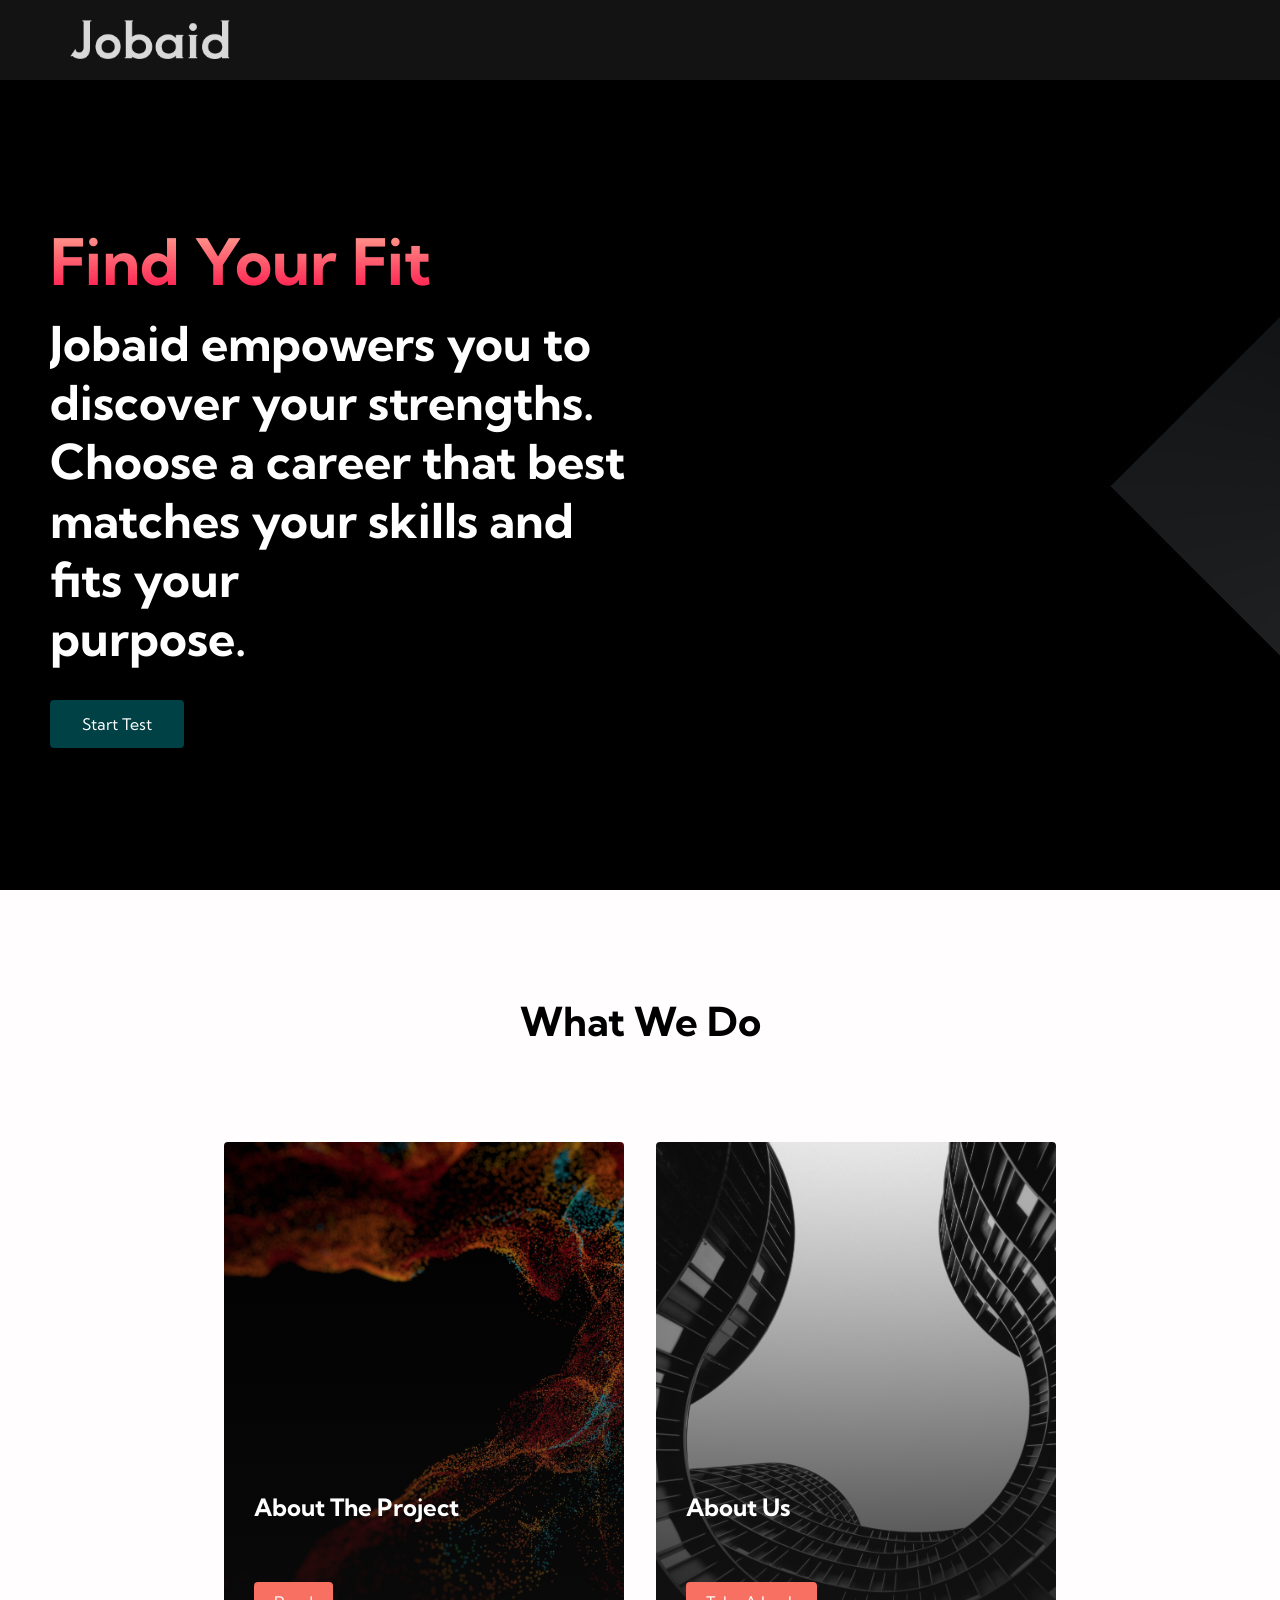
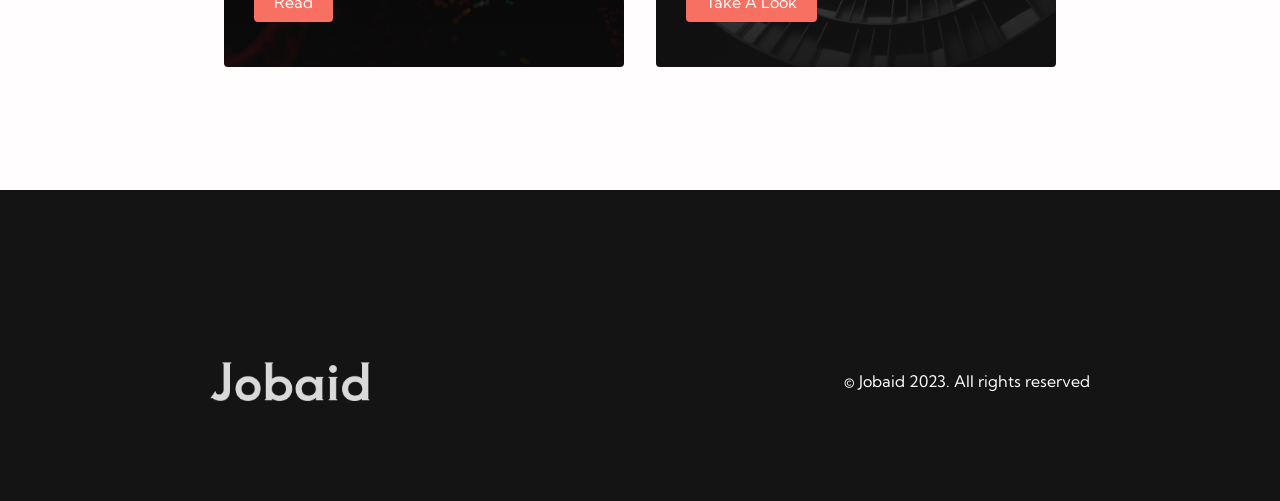
<file: index.html>
<!DOCTYPE html>
<html lang="en">
  <head>
   
    <meta charset="UTF-8" />
    <meta name="viewport" content="width=device-width, initial-scale=1.0" />
    <title>Jobaid</title>
    <link rel="stylesheet" href="styles.css" />
    <link
      rel="stylesheet"
      href="https://use.fontawesome.com/releases/v5.14.0/css/all.css"
      integrity="sha384-HzLeBuhoNPvSl5KYnjx0BT+WB0QEEqLprO+NBkkk5gbc67FTaL7XIGa2w1L0Xbgc"
      crossorigin="anonymous"
    />
    <link
      href="https://fonts.googleapis.com/css2?family=Kumbh+Sans:wght@400;700&display=swap"
      rel="stylesheet"
    />
  </head>
  <body>
    <!-- Navbar Section -->
    <nav class="navbar">
      <div class="navbar__container">
        <a href="/" id="navbar__logo"><img class="fit-picture" src="images/Jobaid.png" alt="Logo" ></i></a>
        <!-- <div class="navbar__toggle" id="mobile-menu">
          <span class="bar"></span> <span class="bar"></span>
          <span class="bar"></span>
        </div>
        <ul class="navbar__menu">
          <li class="navbar__item">
            <a href="/" class="navbar__links">Home</a>
          </li>
          <li class="navbar__item">
            <a href="/tech.html" class="navbar__links">Tech</a>
          </li>
          <li class="navbar__item">
            <a href="/product.html" class="navbar__links">Products</a>
          </li>
          </ul>
          <li class="navbar__btn"><a href="/" class="button">Sign Up</a></li>
      </div> -->
    </nav>

    <!-- Hero Section -->
    <div class="main">
      <div class="main__container">
        <div class="main__content">
          <h1>Find Your Fit</h1>
          <h2> Jobaid empowers you to discover your strengths.
            <br> Choose a career that best matches your skills and fits your
              <br> purpose.</h2>
          <!-- <p>See what makes us different.</p> -->
          <button class="main__btn"><a href="linktoform">Start Test</a></button> <!--linktoform-->
        </div>
        <!-- <div class="main__img--container">
          <img id="main__img" src="images/background1.jpg" />
        </div> -->
      </div>
    </div>

    <!-- Services Section -->
    <div class="services">
      <h1>What We Do</h1>
      <div class="services__container">
        <div class="services__card">
          <h2>About The Project</h2>
          <!-- <p>Elevate Your Product</p> -->
          <button> <a href="about.html" class="Getstard"> Read </a></button>
        </div>
        <div class="services__card">
          <h2>About Us</h2>
          <!-- <p>Take the leap </p> -->
          <button> <a href="project.html" class="Getstard"> Take A Look </a></button>
        </div>
      </div>
    </div>

    <!-- Footer Section -->
    <div class="footer__container">
      <div class="footer__links">
        <div class="footer__link--wrapper">
          <div class="footer__link--items">
            <!-- <h2>About Us</h2>
            <a href="/sign__up">How it works</a> <a href="/">Testimonials</a>
            <a href="/">Careers</a> <a href="/">Investments</a>
            <a href="/">Terms of Service</a> -->
          </div>
          <div class="footer__link--items">
            <!-- <h2>Contact Us</h2>
            <a href="/">Contact</a> <a href="/">Support</a>
            <a href="/">Destinations</a> <a href="/">Sponsorships</a> -->
          </div>
        </div>
        <div class="footer__link--wrapper">
          <div class="footer__link--items">
            <!-- <h2>Videos</h2>
            <a href="/">Submit Video</a> <a href="/">Ambassadors</a>
            <a href="/">Agency</a> <a href="/">Influencer</a> -->
          </div>
          <div class="footer__link--items">
            <!-- <h2>Social Media</h2>
            <a href="/">Instagram</a> <a href="/">Facebook</a>
            <a href="/">Youtube</a> <a href="/">Twitter</a> -->
          </div>
        </div>
      </div>
      <section class="social__media">
        <div class="social__media--wrap">
          <div class="footer__logo">
            <a href="/" id="footer__logo"><img class="fit-picture" src="images/Jobaid.png" alt="Logo" ></i></a>
          </div>
          <p class="website__rights">© Jobaid 2023. All rights reserved</p>
          <!-- <div class="social__icons">
            <a
              class="social__icon--link"
              href="/"
              target="_blank"
              aria-label="Facebook"
            >
              <i class="fab fa-facebook"></i>
            </a>
            <a
              class="social__icon--link"
              href="/"
              target="_blank"
              aria-label="Instagram"
            >
              <i class="fab fa-instagram"></i>
            </a>
            <a
              class="social__icon--link"
              href="//www.youtube.com/channel/UCsKsymTY_4BYR-wytLjex7A?view_as=subscriber"
              target="_blank"
              aria-label="Youtube"
            >
              <i class="fab fa-youtube"></i>
            </a>
            <a
              class="social__icon--link"
              href="/"
              target="_blank"
              aria-label="Twitter"
            >
              <i class="fab fa-twitter"></i>
            </a>
            <a
              class="social__icon--link"
              href="/"
              target="_blank"
              aria-label="LinkedIn"
            >
              <i class="fab fa-linkedin"></i>
            </a> -->
          </div>
        </div>
      </section>
    </div>
    <script src="app.js"></script>
  </body>
</html>
</file>
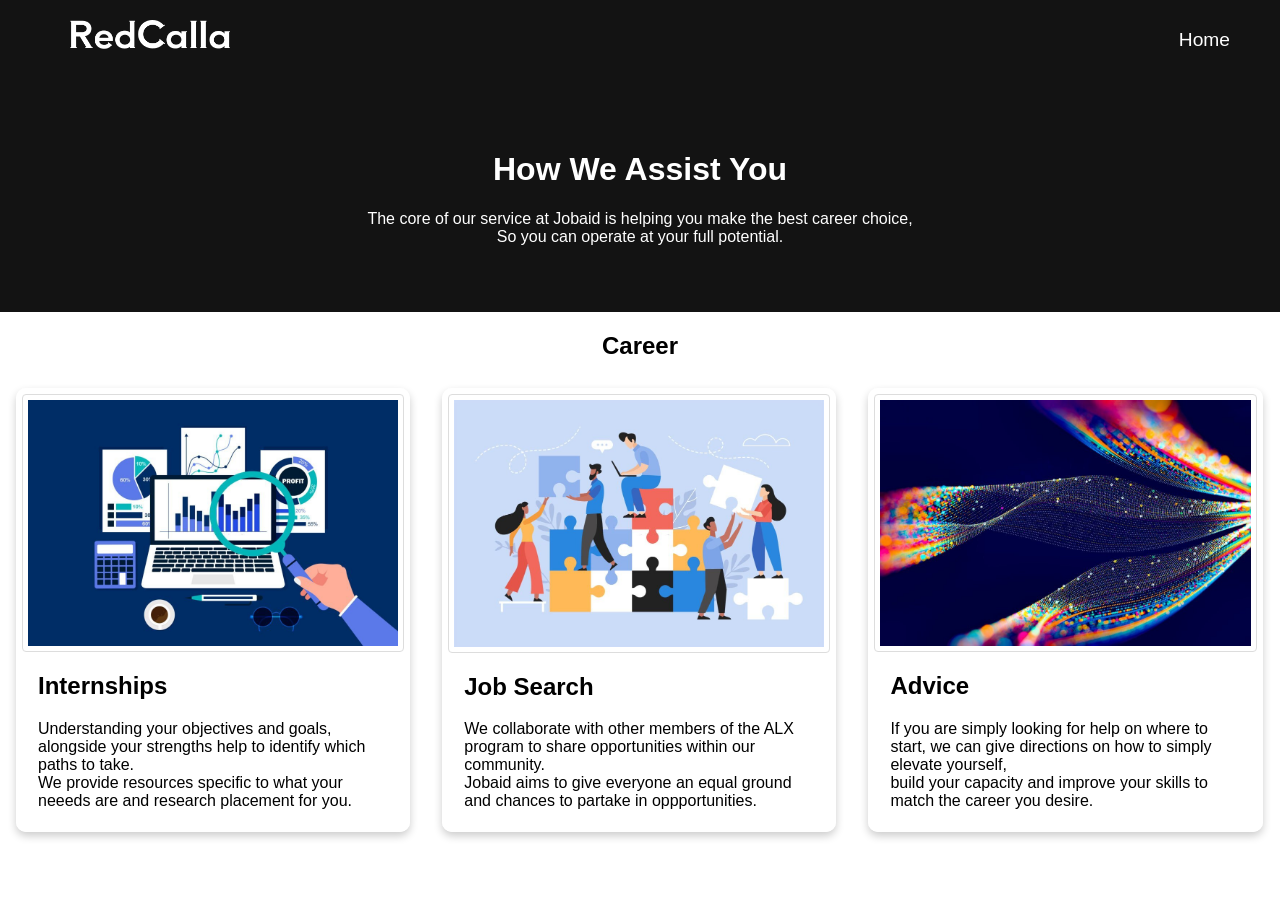
<file: about.html>
<html lang="en">
<head>
  <meta charset="UTF-8">
  <meta http-equiv="X-UA-Compatible" content="IE=edge">
  <meta name="viewport" content="width=device-width, initial-scale=1.0">
  <title>About Ust</title>
  <link rel="stylesheet" href="style.css" />
</head>
<body>
 <!-- Navbar Section -->
 <nav class="navbar">
  <div class="navbar__container">
    <a href="/" id="navbar__logo"><img class="fit-picture" src="images/logo.png" alt="Logo" ></i></a>
    <div class="navbar__toggle" id="mobile-menu">
      <span class="bar"></span> <span class="bar"></span>
      <span class="bar"></span>
    </div>
    <ul class="navbar__menu">
      <li class="navbar__item">
        <a href="/" class="navbar__links">Home</a>
      </li>
      <!-- <li class="navbar__item">
        <a href="/tech.html" class="navbar__links">Tech</a>
      </li>
      <li class="navbar__item">
        <a href="/product.html" class="navbar__links">Products</a> -->
      </li>
      <!-- <li class="navbar__btn"><a href="/" class="buttony">Sign Up</a></li> -->
    </ul>
  </div>
</nav>



  <div class="about-section">
    <h1>How We Assist You</h1>
    <p>The core of our service at Jobaid is helping you make the best career choice,<br>
      So you can operate at your full potential.
    </p>
  </div>
  
  <h2 style="text-align:center">Career</h2>
  <div class="row">
    <div class="column">
      <div class="card">
        <img src="/images/markets.jpg" alt="market research" style="width:100%">
        <div class="container">
          <h2>Internships</h2>
          <!-- <p class="title">CEO & Founder</p> -->
          <p>Understanding your objectives and goals, alongside your strengths help to identify which paths to take.<br>
            We provide resources specific to what your neeeds are and research placement for you.</p>
          <!-- <p>jane@example.com</p> -->
          <!-- <p><button class="button">Contact</button></p> -->
        </div>
      </div>
    </div>
  
    <div class="column">
      <div class="card">
        <img src="/images/collaborate.jpg" alt="collaboration" style="width:100%">
        <div class="container">
          <h2>Job Search</h2>
          <!-- <p class="title">Art Director</p> -->
          <p> We collaborate with other members of the ALX program to share opportunities within our community.<br>
              Jobaid aims to give everyone an equal ground and chances to partake in oppportunities.
          </p>
          <!-- <p>mike@example.com</p> -->
          <!-- <p><button class="button">Contact</button></p> -->
        </div>
      </div>
    </div>
  
    <div class="column">
      <div class="card">
        <img src="/images/dataanalyst.jpg" alt="John" style="width:100%">
        <div class="container">
          <h2>Advice</h2>
          <!-- <p class="title">Designer</p> -->
          <p> If you are simply looking for help on where to start, we can give directions on how to simply elevate yourself,<br>
          build your capacity and improve your skills to match the career you desire.
          </p>
          <!-- <p>john@example.com</p> -->
          <!-- <p><button class="button">Contact</button></p> -->
        </div>
      </div>
    </div>
  </div>
</body>
</html>
</file>
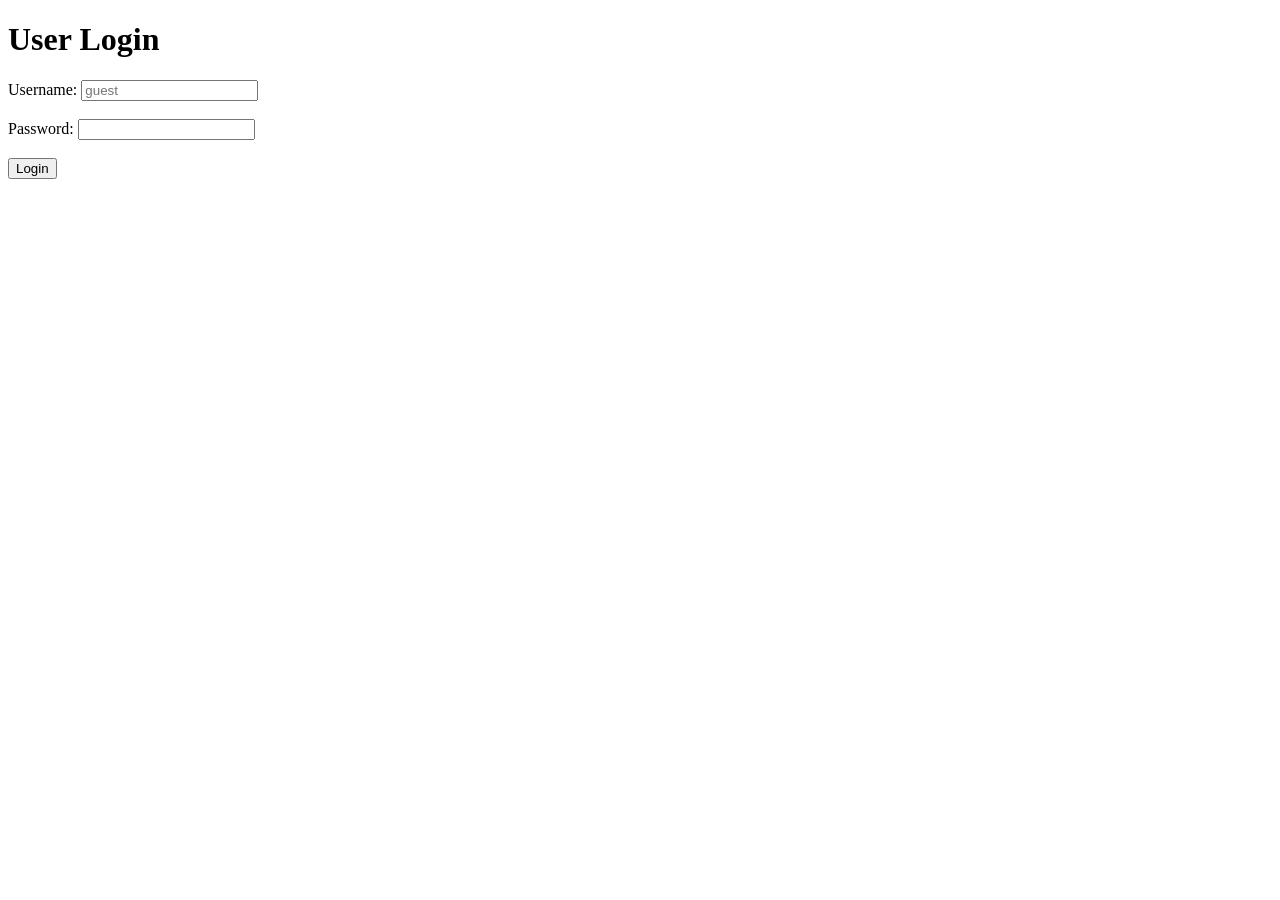
<file: login.html>
<!DOCTYPE html>
<html>
<head>
    <title>User Login</title>
</head>
<body>
    <h1>User Login</h1>
    <form action="/login" method="POST">
        <label for="username">Username:</label>
        <input type="text" id="username" name="username" placeholder="guest" required><br><br>
        <label for="password">Password:</label>
        <input type="password" id="password" name="password" required><br><br>
        <input type="submit" value="Login">
    </form>
</body>
</html>
</file>
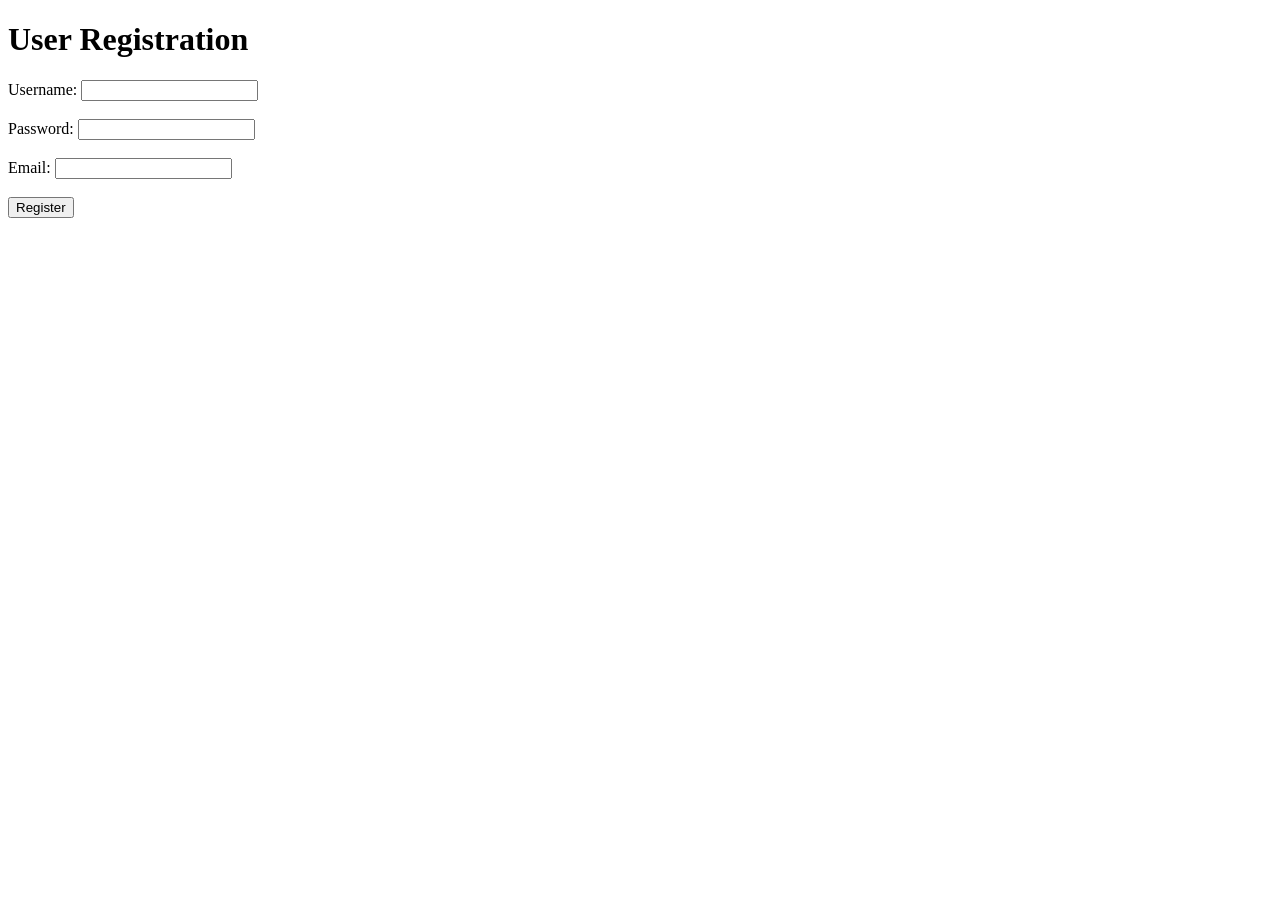
<file: register.html>
<!DOCTYPE html>
<html>
<head>
    <title>User Registration</title>
</head>
<body>
    <h1>User Registration</h1>
    <form action="/register" method="POST">
        <label for="username">Username:</label>
        <input type="text" id="username" name="username" required><br><br>
        <label for="password">Password:</label>
        <input type="password" id="password" name="password" required><br><br>
        <label for="email">Email:</label>
        <input type="text" id="email" name="email" required><br><br>
        <input type="submit" value="Register">
    </form>
</body>
</html>
</file>
<file: styles.css>
* {
    box-sizing: border-box;
    margin: 0;
    padding: 0;
    font-family: 'Kumbh Sans', sans-serif;
  }
  
  .navbar {
    background: #131313;
    height: 80px;
    display: flex;
    justify-content: center;
    align-items: center;
    font-size: 1.2rem;
    position: sticky;
    top: 0;
    z-index: 999;
  }
  
  .navbar__container {
    display: flex;
    justify-content: space-between;
    height: 80px;
    z-index: 1;
    width: 100%;
    max-width: 1300px;
    margin-right: auto;
    margin-left: auto;
    padding-right: 50px;
    padding-left: 50px;
  }

  img {
    display: flex;
    border: 1px solid #ddd;
    border-radius: 4px;
    padding: 5px;
    width: 200px;
  }

 .fit-picture{
  border: none;
  padding: 20px;
  }
  
.Getstard:link {
  color: #fff;
  text-decoration: none;
}
.Getstard:visited {
  color: #fff;
  text-decoration: none;
}
.Getstard:hover{
  color: #004145;
  text-decoration: none;
}





/*   
  #navbar__logo {
    background-color: #ff8177;
    background-image: linear-gradient(to top, #ff0844 0%, #ffb199 100%);
    background-size: 100%;
    -webkit-background-clip: text;
    -moz-background-clip: text;
    -webkit-text-fill-color: transparent;
    -moz-text-fill-color: transparent;
    display: flex;
    align-items: center;
    cursor: pointer;
    text-decoration: none;
    font-size: 2rem;
  } */
  
  
  .navbar__menu {
    display: flex;
    align-items: center;
    list-style: none;
    text-align: center;
  }
  
  .navbar__item {
    height: 80px;
  }
  
  .navbar__links {
    color: #fff;
    display: flex;
    align-items: center;
    justify-content: center;
    text-decoration: none;
    padding: 0 1rem;
    height: 100%;
  }
  
  .navbar__btn {
    display: flex;
    justify-content: center;
    align-items: center;
    padding: 0 1rem;
    width: 100%;
  }
  
  .button {
    display: flex;
    justify-content: center;
    align-items: center;
    text-decoration: none;
    padding: 10px 20px;
    height: 100%;
    width: 100%;
    border: none;
    outline: none;
    border-radius: 4px;
    background: #f77062;
    color: #fff;
  }
  
  .button:hover {
    background: #4837ff;
    transition: all 0.3s ease;
  }
  
  .navbar__links:hover {
    color: #f77062;
    transition: all 0.3s ease;
  }
  
  @media screen and (max-width: 960px) {
    .navbar__container {
      display: flex;
      justify-content: space-between;
      height: 80px;
      z-index: 1;
      width: 100%;
      max-width: 1300px;
      padding: 0;
    }
  
    .navbar__menu {
      display: grid;
      grid-template-columns: auto;
      margin: 0;
      width: 100%;
      position: absolute;
      top: -1000px;
      opacity: 1;
      transition: all 0.5s ease;
      height: 50vh;
      z-index: -1;
    }
  
    .navbar__menu.active {
      background: #131313;
      top: 100%;
      opacity: 1;
      transition: all 0.5s ease;
      z-index: 99;
      height: 50vh;
      font-size: 1.6rem;
    }
  
    #navbar__logo {
      padding-left: 25px;
    }
  
    .navbar__toggle .bar {
      width: 25px;
      height: 3px;
      margin: 5px auto;
      transition: all 0.3s ease-in-out;
      background: #fff;
    }
  
    .navbar__item {
      width: 100%;
    }
  
    .navbar__links {
      text-align: center;
      padding: 2rem;
      width: 100%;
      display: table;
    }
  
    .navbar__btn {
      padding-bottom: 2rem;
    }
  
    .button {
      display: flex;
      justify-content: center;
      align-items: center;
      width: 80%;
      height: 80px;
      margin: 0;
    }
  
    #mobile-menu {
      position: absolute;
      top: 20%;
      right: 5%;
      transform: translate(5%, 20%);
    }
  
    .navbar__toggle .bar {
      display: block;
      cursor: pointer;
    }
  
    #mobile-menu.is-active .bar:nth-child(2) {
      opacity: 0;
    }
  
    #mobile-menu.is-active .bar:nth-child(1) {
      transform: translateY(8px) rotate(45deg);
    }
  
    #mobile-menu.is-active .bar:nth-child(3) {
      transform: translateY(-8px) rotate(-45deg);
    }
  }
  
  /* Main Content CSS */

  .main {
    background-color: #131313;
    /* background-image: linear-gradient(147deg, #000000 0%, #2c3e50 74%); */
    background: url(images/image6.jpg);
  }
  
  .main__container {
    display: grid;
    grid-template-columns: 1fr 1fr;
    align-items: center;
    justify-self: center;
    margin: 0 auto;
    height: 90vh;
    /* background-color: #131313;  this is backgorund for ignit text section */
    z-index: 1;
    width: 100%;
    max-width: 1300px;
    padding-right: 50px;
    padding-left: 50px;
  }
  
  .main__content {
    color: #fff;
    width: 100%;
  }
  
  .main__content h1 {
    font-size: 4rem;
    background-color: #ff8177;
    background-image: linear-gradient(to top, #ff0844 0%, #ffb199 100%);
    background-size: 100%;
    -webkit-background-clip: text;
    -moz-background-clip: text;
    -webkit-text-fill-color: transparent;
    -moz-text-fill-color: transparent;
  }
  
  .main__content h2 {
    font-size: 3rem;
    margin-top: 13px;
    background-color: #ffffff;
    background-image: white;
    background-size: 100%;
    -webkit-background-clip: text;
    -moz-background-clip: text;
    -webkit-text-fill-color: transparent;
    -moz-text-fill-color: transparent;
  }
  
  .main__content p {
    margin-top: 1rem;
    font-size: 1rem;
    font-weight: 300;
  }
  
  .main__btn {
    font-size: 1rem;
    /* background-image: linear-gradient(to top, #f77062 0%, #fe5196 100%); */
    background-color: #004145;
    padding: 14px 32px;
    border: none;
    border-radius: 4px;
    color: #fff;
    margin-top: 2rem;
    cursor: pointer;
    position: relative;
    transition: all 0.35s;
    outline: none;
  }
  
  .main__btn a {
    position: relative;
    z-index: 2;
    color: #fff;
    text-decoration: none;
  }
  
  .main__btn:after {
    position: absolute;
    content: '';
    top: 0;
    left: 0;
    width: 0;
    height: 100%;
    background: #4837ff;
    transition: all 0.35s;
    border-radius: 4px;
  }
  
  .main__btn:hover {
    color: #fff;
  }
  
  .main__btn:hover:after {
    width: 100%;
  }
  
  .main__img--container {
    text-align: center;
    width: 40rem;
  }
  
  #main__img {
    height: 80%;
    width: 80%;
  }
  
  /* Mobile Responsive */
  @media screen and (max-width: 768px) {
    .main__container {
      display: grid;
      grid-template-columns: auto;
      align-items: center;
      justify-self: center;
      width: 100%;
      margin: 0 auto;
      height: 90vh;
    }
  
    .main__content {
      text-align: center;
      margin-bottom: 4rem;
    }
  
    .main__content h1 {
      font-size: 2.5rem;
      margin-top: 2rem;
    }
  
    .main__content h2 {
      font-size: 3rem;
    }
  
    .main__content p {
      margin-top: 1rem;
      font-size: 1.5rem;
    }
  }
  
  @media screen and (max-width: 480px) {
    .main__content h1 {
      font-size: 2rem;
      margin-top: 3rem;
    }
  
    .main__content h2 {
      font-size: 2rem;
    }
  
    .main__content p {
      margin-top: 2rem;
      font-size: 1.5rem;
    }
  
    .main__btn {
      padding: 12px 36px;
      margin: 2.5rem 0;
    }
  }
  
  /* Services Section */
  .services {
    background: #fffdfd;
    display: flex;
    flex-direction: column;
    justify-content: center;
    align-items: center;
    height: 100vh;
  }
  
  .services h1 {
    background-color: #000000;
    /* background-image: linear-gradient(
      to right,
      #ff8177 0%,
      #ff867a 0%,
      #ff8c7f 21%,
      #f99185 52%,
      #cf556c 78%,
      #b12a5b 100%
    );
     */
    background-size: 100%;
    -webkit-background-clip: text;
    -moz-background-clip: text;
    -webkit-text-fill-color: transparent;
    -moz-text-fill-color: transparent;
    margin-bottom: 5rem;
    font-size: 2.5rem;
  }
  
  .services__container {
    display: flex;
    justify-content: center;
    flex-wrap: wrap;
  }
  
  .services__card {
    margin: 1rem;
    height: 525px;
    width: 400px;
    border-radius: 4px;
    background-image: linear-gradient(
        to bottom,
        rgba(0, 0, 0, 0) 0%,
        rgba(17, 17, 17, 0.6) 100%
      ),
      url('/images/productmg2.jpg');
    background-size: cover;
    position: relative;
    color: #fff;
  }
  
  .services__card:before {
    opacity: 0.2;
  }
  
  .services__card:nth-child(2) {
    background-image: linear-gradient(
        to bottom,
        rgba(0, 0, 0, 0) 0%,
        rgba(17, 17, 17, 0.9) 100%
      ),
      url('/images/desimg.jpg');
  }
  
  .services__card h2 {
    position: absolute;
    top: 350px;
    left: 30px;
  }
  
  .services__card p {
    position: absolute;
    top: 400px;
    left: 30px;
  }
  
  .services__card button {
    color: #fff;
    padding: 10px 20px;
    border: none;
    outline: none;
    border-radius: 4px;
    background: #f77062;
    position: absolute;
    top: 440px;
    left: 30px;
    font-size: 1rem;
  }
  
  .services__card button:hover {
    cursor: pointer;
  }
  
  .services__card:hover {
    transform: scale(1.075);
    transition: 0.2s ease-in;
    cursor: pointer;
  }
  
  @media screen and (max-width: 960px) {
    .services {
      height: 1600px;
    }
  
    .services h1 {
      font-size: 2rem;
      margin-top: 12rem;
    }
  }
  
  @media screen and (max-width: 480px) {
    .services {
      height: 1400px;
    }
  
    .services h1 {
      font-size: 1.2rem;
    }
  
    .services__card {
      width: 300px;
    }
  }
  
  /* Footer CSS */
  .footer__container {
    background-color: #141414;
    padding: 5rem 0;
    display: flex;
    flex-direction: column;
    justify-content: center;
    align-items: center;
  }
  
  #footer__logo {
    color: #fff;
    display: flex;
    align-items: center;
    cursor: pointer;
    text-decoration: none;
    font-size: 2rem;
  }
  
  .footer__links {
    width: 100%;
    max-width: 1000px;
    display: flex;
    justify-content: center;
  }
  
  .footer__link--wrapper {
    display: flex;
  }
  
  .footer__link--items {
    display: flex;
    flex-direction: column;
    align-items: flex-start;
    margin: 16px;
    text-align: left;
    width: 160px;
    box-sizing: border-box;
  }
  
  .footer__link--items h2 {
    margin-bottom: 16px;
  }
  
  .footer__link--items > h2 {
    color: #fff;
  }
  
  .footer__link--items a {
    color: #fff;
    text-decoration: none;
    margin-bottom: 0.5rem;
  }
  
  .footer__link--items a:hover {
    color: #e9e9e9;
    transition: 0.3s ease-out;
  }
  
  /* Social Icons */
  .social__icon--link {
    color: #fff;
    font-size: 24px;
  }
  
  .social__media {
    max-width: 1000px;
    width: 100%;
  }
  
  .social__media--wrap {
    display: flex;
    justify-content: space-between;
    align-items: center;
    width: 90%;
    max-width: 1000px;
    margin: 40px auto 0 auto;
  }
  
  .social__icons {
    display: flex;
    justify-content: space-between;
    align-items: center;
    width: 240px;
  }
  
  .social__logo {
    color: #fff;
    justify-self: start;
    margin-left: 20px;
    cursor: pointer;
    text-decoration: none;
    font-size: 2rem;
    display: flex;
    align-items: center;
    margin-bottom: 16px;
  }
  
  .website__rights {
    color: #fff;
  }
  
  @media screen and (max-width: 820px) {
    .footer__links {
      padding-top: 2rem;
    }
  
    #footer__logo {
      margin-bottom: 2rem;
    }
  
    .website__rights {
      margin-bottom: 2rem;
    }
  
    .footer__link--wrapper {
      flex-direction: column;
    }
  
    .social__media--wrap {
      flex-direction: column;
    }
  }
  
  @media screen and (max-width: 480px) {
    .footer__link--items {
      margin: 0;
      padding: 10px;
      width: 100%;
    }
  }
</file>
<file: style.css>
.navbar {
    background: #131313;
    height: 80px;
    display: flex;
    justify-content: center;
    align-items: center;
    font-size: 1.2rem;
    position: sticky;
    top: 0;
    z-index: 999;
  }
  
  .navbar__container {
    display: flex;
    justify-content: space-between;
    height: 80px;
    z-index: 1;
    width: 100%;
    max-width: 1300px;
    margin-right: auto;
    margin-left: auto;
    padding-right: 50px;
    padding-left: 50px;
  }

  img {
    border: 1px solid #ddd;
    border-radius: 4px;
    padding: 5px;
    width: 200px;
  }

 .fit-picture{
  border: none;
  padding: 20px;
  }

  .navbar__menu {
    display: flex;
    align-items: center;
    list-style: none;
    text-align: center;
  }

  .navbar__btn {
    display: flex;
    justify-content: center;
    align-items: center;
    padding: 0 1rem;
    width: 100%;
  }
  
  .buttony {
    display: flex;
    justify-content: center;
    align-items: center;
    text-decoration: none;
    padding: 10px 20px;
    height: 100%;
    width: 100%;
    border: none;
    outline: none;
    border-radius: 4px;
    background: #004145;
    color: #fff;
  }

  .navbar__links {
    color: #fff;
    text-decoration: none;
  }






/* stop */


body {
    font-family: Arial, Helvetica, sans-serif;
    margin: 0;
  }
  
  html {
    box-sizing: border-box;
  }
  
  *, *:before, *:after {
    box-sizing: inherit;
  }
  
  .column {
    float: left;
    width: 33.3%;
    margin-bottom: 16px;
    padding: 0 8px;
  }
  
  .card {
    box-shadow: 0 4px 8px 0 rgba(0, 0, 0, 0.2);
    margin: 8px;
    border: 6px solid rgb(255, 255, 255);
    border-radius: 10px;
  }


  
  .about-section {
    padding: 50px;
    text-align: center;
    background-color: #131313;
    color: white;
  }
  
  .container {
    padding: 0 16px;
  }
  
  .container::after, .row::after {
    content: "";
    clear: both;
    display: table;
  }
  
  .title {
    color: grey;
  }
  
  .button {
    border: none;
    outline: 0;
    display: inline-block;
    padding: 8px;
    color: white;
    background-color: #000;
    text-align: center;
    cursor: pointer;
    width: 100%;
  }
  
  .button:hover {
    background-color: #555;
  }
  
  @media screen and (max-width: 650px) {
    .column {
      width: 100%;
      display: block;
    }
  }
</file>
